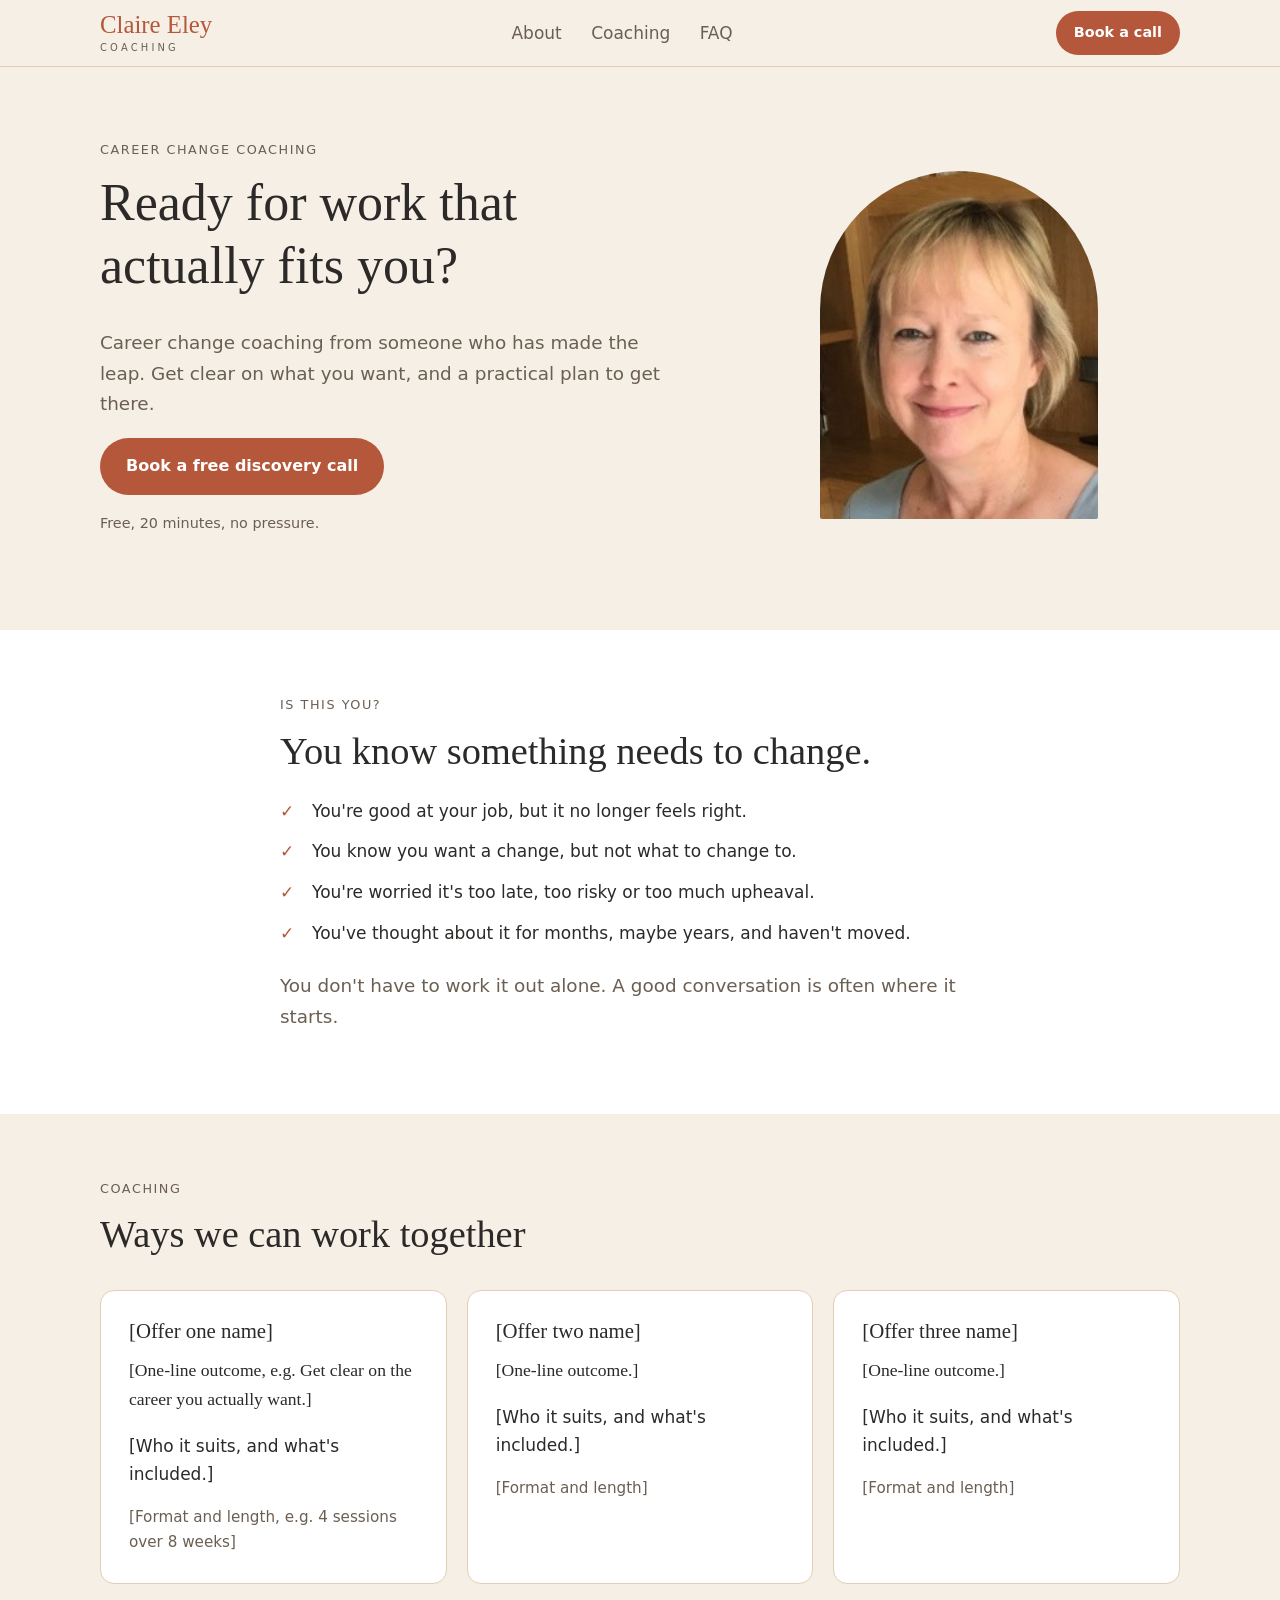
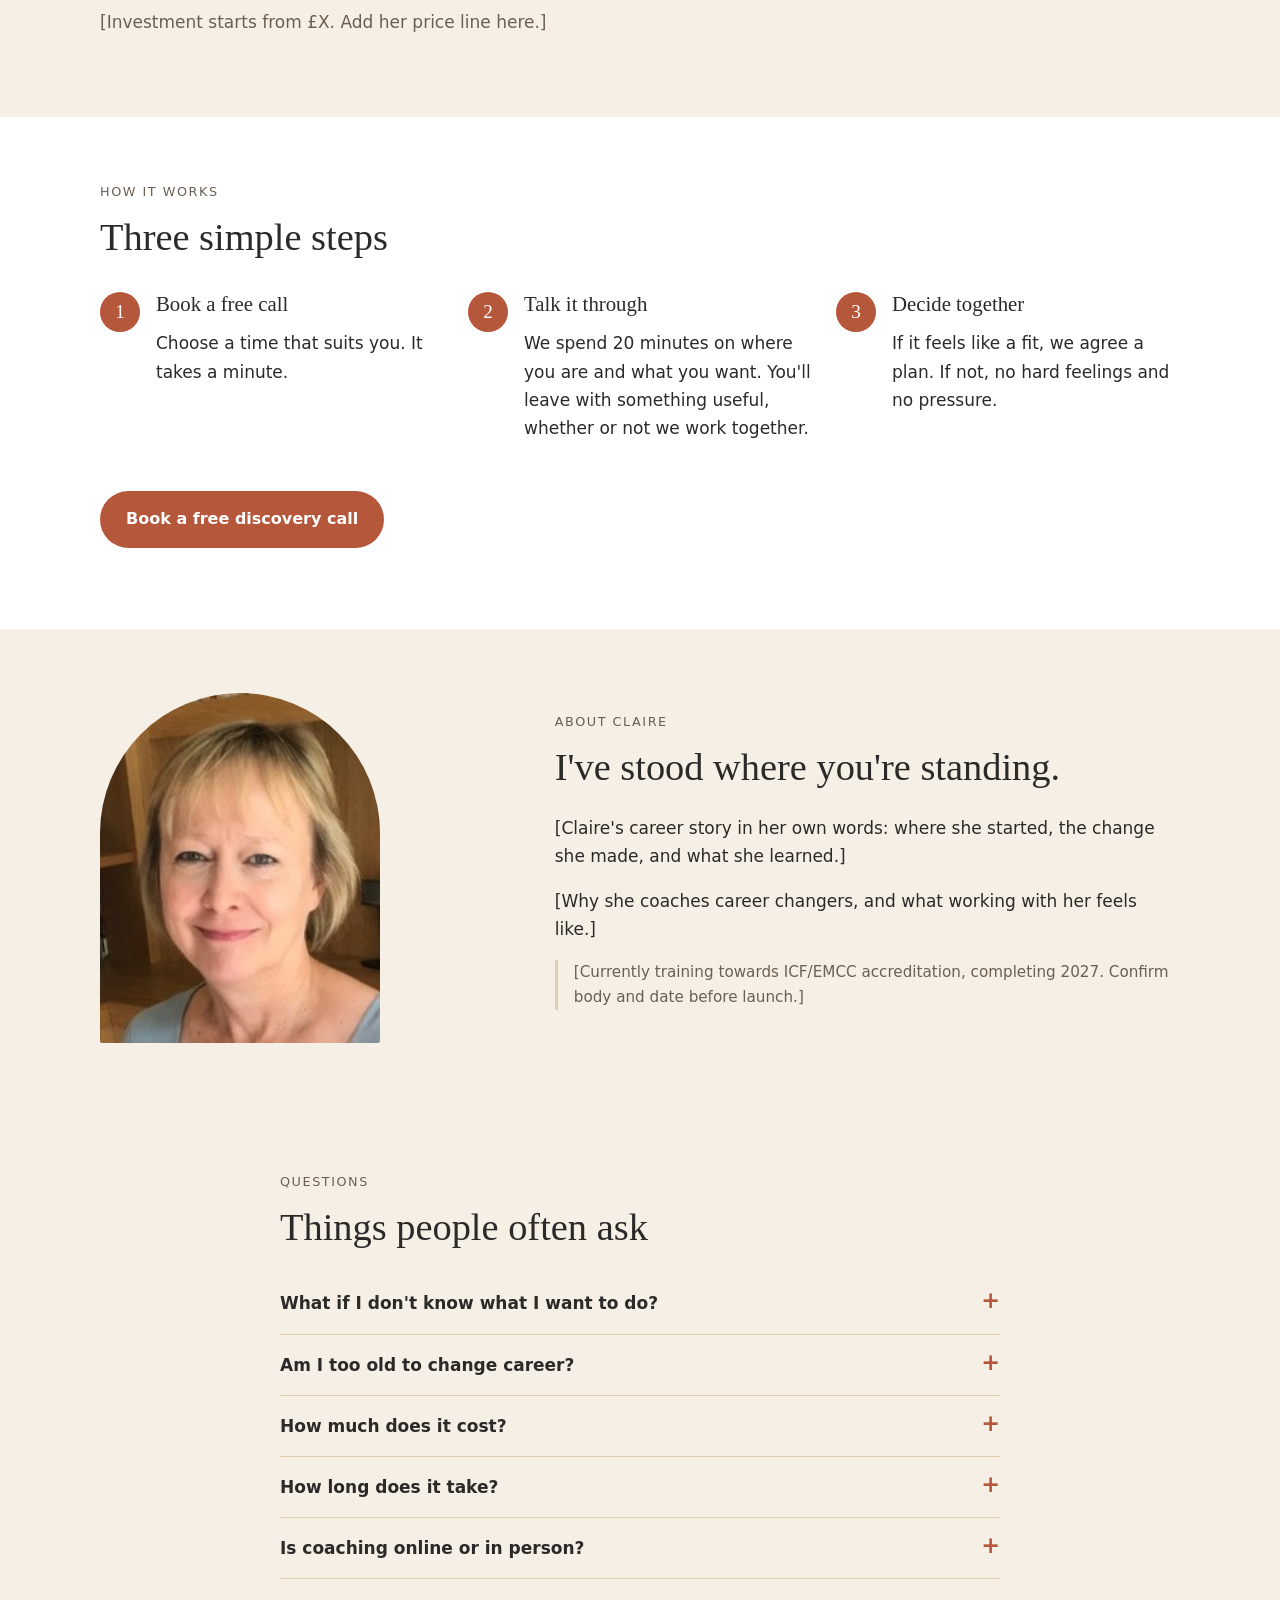
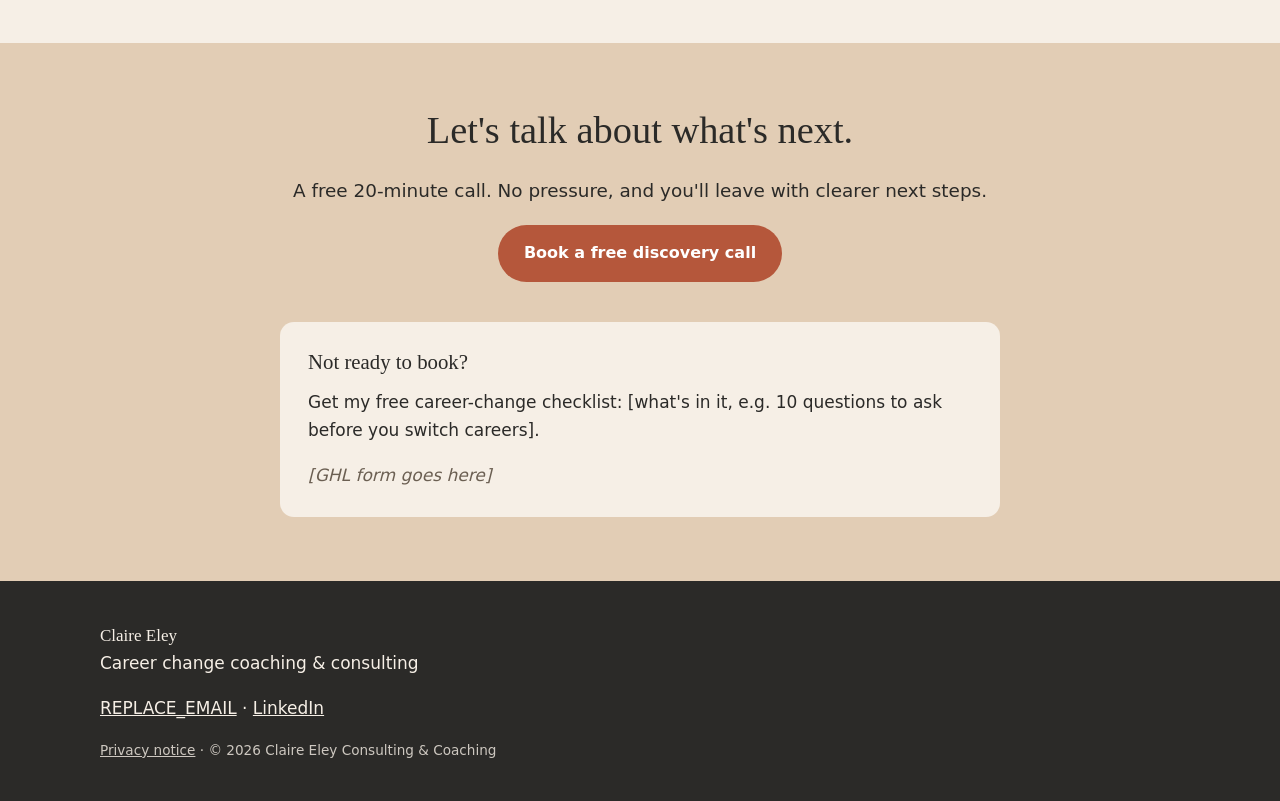
<file: index.html>
<!doctype html>
<html lang="en-GB">
<head>
  <meta charset="utf-8">
  <meta name="viewport" content="width=device-width, initial-scale=1">
  <title>Career Change Coach UK | Claire Eley Consulting &amp; Coaching</title>
  <meta name="description" content="Career change coaching in the UK with Claire Eley. Get clarity, confidence and a plan for work that fits you. Book a free discovery call.">
  <link rel="stylesheet" href="css/styles.css">
  <script src="js/main.js" defer></script>
  <link rel="canonical" href="https://REPLACE_DOMAIN/">
  <meta property="og:type" content="website">
  <meta property="og:title" content="Career Change Coach UK | Claire Eley">
  <meta property="og:description" content="Clarity, confidence and a plan for work that fits you. Book a free discovery call.">
  <meta property="og:url" content="https://REPLACE_DOMAIN/">
  <meta property="og:image" content="https://REPLACE_DOMAIN/images/share.jpg">
  <meta name="twitter:card" content="summary_large_image">
  <script type="application/ld+json">
  {
    "@context": "https://schema.org",
    "@type": "ProfessionalService",
    "name": "Claire Eley Consulting & Coaching",
    "url": "https://REPLACE_DOMAIN/",
    "description": "Career change coaching in the UK.",
    "areaServed": "GB"
  }
  </script>
</head>
<body>
<header class="site-header">
  <div class="container site-header__inner">
    <a class="logo" href="#top"><span class="logo__name">Claire Eley</span><span class="logo__sub">Coaching</span></a>
    <nav class="site-nav" aria-label="Main">
      <a href="#about">About</a>
      <a href="#coaching">Coaching</a>
      <a href="#faq">FAQ</a>
    </nav>
    <a class="btn btn--primary btn--small js-book" href="#final-cta">Book a call</a>
  </div>
</header>
<main id="top">
<section class="hero">
  <div class="container hero__inner">
    <div class="hero__text">
      <p class="eyebrow">Career change coaching</p>
      <h1>Ready for work that actually fits you?</h1>
      <p class="lead">Career change coaching from someone who has made the leap. Get clear on what you want, and a practical plan to get there.</p>
      <p><a class="btn btn--primary js-book" href="#final-cta">Book a free discovery call</a></p>
      <p class="hero__note">Free, 20 minutes, no pressure.</p>
    </div>
    <div class="hero__photo">
      <img class="arch-photo" src="images/claire-portrait.jpg" width="400" height="500" alt="Claire Eley, career change coach" fetchpriority="high">
    </div>
  </div>
</section>

<section class="section section--alt" id="recognise">
  <div class="container narrow">
    <p class="eyebrow">Is this you?</p>
    <h2>You know something needs to change.</h2>
    <ul class="ticks">
      <li>You're good at your job, but it no longer feels right.</li>
      <li>You know you want a change, but not what to change to.</li>
      <li>You're worried it's too late, too risky or too much upheaval.</li>
      <li>You've thought about it for months, maybe years, and haven't moved.</li>
    </ul>
    <p class="lead">You don't have to work it out alone. A good conversation is often where it starts.</p>
  </div>
</section>

<section class="section" id="coaching">
  <div class="container">
    <p class="eyebrow">Coaching</p>
    <h2>Ways we can work together</h2>
    <div class="cards">
      <article class="card">
        <h3>[Offer one name]</h3>
        <p class="card__outcome">[One-line outcome, e.g. Get clear on the career you actually want.]</p>
        <p>[Who it suits, and what's included.]</p>
        <p class="card__meta">[Format and length, e.g. 4 sessions over 8 weeks]</p>
      </article>
      <article class="card">
        <h3>[Offer two name]</h3>
        <p class="card__outcome">[One-line outcome.]</p>
        <p>[Who it suits, and what's included.]</p>
        <p class="card__meta">[Format and length]</p>
      </article>
      <article class="card">
        <h3>[Offer three name]</h3>
        <p class="card__outcome">[One-line outcome.]</p>
        <p>[Who it suits, and what's included.]</p>
        <p class="card__meta">[Format and length]</p>
      </article>
    </div>
    <p class="price-note">[Investment starts from £X. Add her price line here.]</p>
  </div>
</section>

<section class="section section--alt" id="how-it-works">
  <div class="container">
    <p class="eyebrow">How it works</p>
    <h2>Three simple steps</h2>
    <ol class="steps">
      <li><h3>Book a free call</h3><p>Choose a time that suits you. It takes a minute.</p></li>
      <li><h3>Talk it through</h3><p>We spend 20 minutes on where you are and what you want. You'll leave with something useful, whether or not we work together.</p></li>
      <li><h3>Decide together</h3><p>If it feels like a fit, we agree a plan. If not, no hard feelings and no pressure.</p></li>
    </ol>
    <p><a class="btn btn--primary js-book" href="#final-cta">Book a free discovery call</a></p>
  </div>
</section>

<section class="section" id="about">
  <div class="container about">
    <div class="about__photo">
      <img class="arch-photo" src="images/claire-portrait.jpg" width="400" height="500" alt="Claire Eley smiling" loading="lazy">
    </div>
    <div>
      <p class="eyebrow">About Claire</p>
      <h2>I've stood where you're standing.</h2>
      <p>[Claire's career story in her own words: where she started, the change she made, and what she learned.]</p>
      <p>[Why she coaches career changers, and what working with her feels like.]</p>
      <p class="credential">[Currently training towards ICF/EMCC accreditation, completing 2027. Confirm body and date before launch.]</p>
    </div>
  </div>
</section>

<!-- Remove the hidden attribute once 2-3 real client quotes (with permission) are in. -->
<section class="section section--alt" id="testimonials" hidden>
  <div class="container">
    <p class="eyebrow">Kind words</p>
    <h2>What clients say</h2>
    <div class="cards">
      <!-- Uncomment and fill in when 2-3 real client quotes (with permission) exist; then remove the hidden attribute on this section.
      <blockquote class="quote"><p>[Real client quote.]</p><footer>[First name, role]</footer></blockquote>
      <blockquote class="quote"><p>[Real client quote.]</p><footer>[First name, role]</footer></blockquote>
      -->
    </div>
  </div>
</section>

<section class="section" id="faq">
  <div class="container narrow">
    <p class="eyebrow">Questions</p>
    <h2>Things people often ask</h2>
    <details>
      <summary>What if I don't know what I want to do?</summary>
      <p>That's a very common starting point, and it's exactly what we work on. You don't need a plan to begin. You need a willingness to explore.</p>
    </details>
    <details>
      <summary>Am I too old to change career?</summary>
      <p>No. People change careers in their 30s, 40s, 50s and beyond. Your experience is an asset, and we'll work out how to use it.</p>
    </details>
    <details>
      <summary>How much does it cost?</summary>
      <p>[Add her pricing summary. The discovery call itself is always free.]</p>
    </details>
    <details>
      <summary>How long does it take?</summary>
      <p>[Typical length of her programmes.] Everyone's different, so we'll agree a pace that fits your life.</p>
    </details>
    <details>
      <summary>Is coaching online or in person?</summary>
      <p>[Her format, e.g. online by video call, with in-person options in her area.]</p>
    </details>
  </div>
</section>

<section class="section cta" id="final-cta">
  <div class="container narrow">
    <h2>Let's talk about what's next.</h2>
    <p class="lead">A free 20-minute call. No pressure, and you'll leave with clearer next steps.</p>
    <p><a class="btn btn--primary js-book" href="#final-cta">Book a free discovery call</a></p>

    <div class="magnet">
      <h3>Not ready to book?</h3>
      <p>Get my free career-change checklist: [what's in it, e.g. 10 questions to ask before you switch careers].</p>
      <div class="form-slot">
        <!-- Paste the GHL form embed code here. It must redirect to thank-you.html and include the consent tickbox linking to privacy.html. -->
        <p class="form-slot__fallback">[GHL form goes here]</p>
      </div>
    </div>
  </div>
</section>
</main>

<footer class="site-footer">
  <div class="container site-footer__inner">
    <p class="logo">Claire Eley</p>
    <p>Career change coaching &amp; consulting</p>
    <p><a href="mailto:REPLACE_EMAIL">REPLACE_EMAIL</a> · <a href="https://www.linkedin.com/in/REPLACE_LINKEDIN_HANDLE">LinkedIn</a></p>
    <p class="site-footer__small"><a href="privacy.html">Privacy notice</a> · © 2026 Claire Eley Consulting &amp; Coaching</p>
  </div>
</footer>
</body>
</html>
</file>
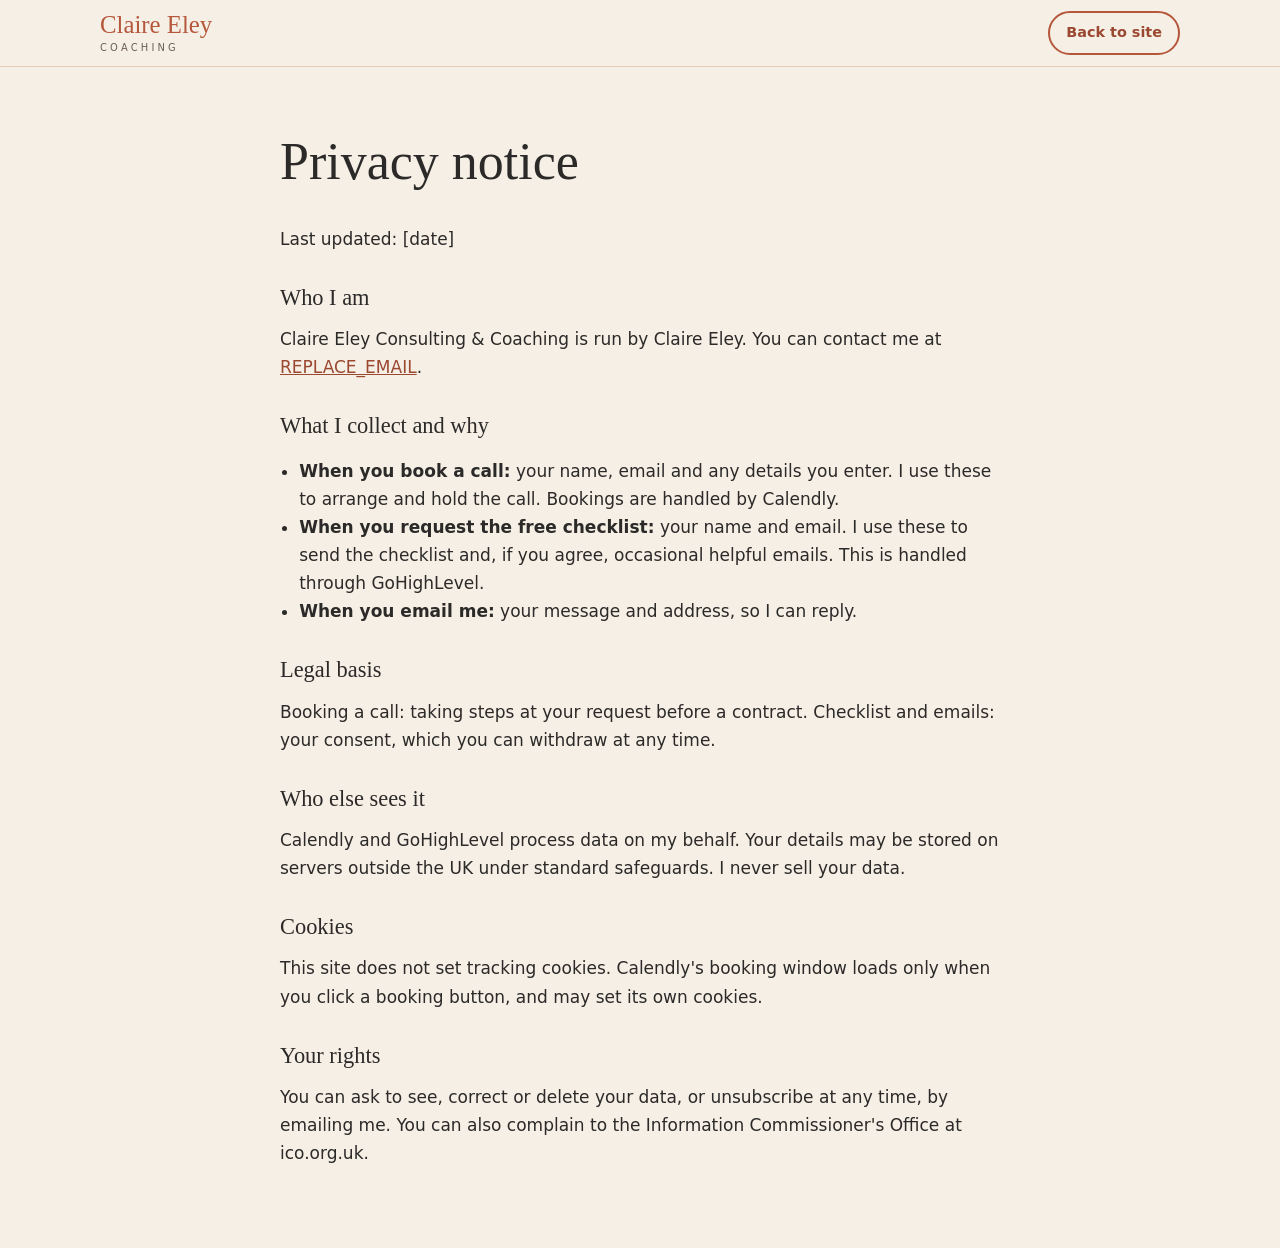
<file: privacy.html>
<!doctype html>
<html lang="en-GB">
<head>
  <meta charset="utf-8">
  <meta name="viewport" content="width=device-width, initial-scale=1">
  <title>Privacy Notice | Claire Eley Consulting &amp; Coaching</title>
  <meta name="description" content="How Claire Eley Consulting &amp; Coaching collects, uses and protects your personal information.">
  <meta name="robots" content="noindex">
  <link rel="stylesheet" href="css/styles.css">
</head>
<body>
<header class="site-header">
  <div class="container site-header__inner">
    <a class="logo" href="index.html"><span class="logo__name">Claire Eley</span><span class="logo__sub">Coaching</span></a>
    <a class="btn btn--ghost btn--small" href="index.html">Back to site</a>
  </div>
</header>
<main class="section">
  <div class="container narrow legal">
    <h1>Privacy notice</h1>
    <p>Last updated: [date]</p>

    <h2>Who I am</h2>
    <p>Claire Eley Consulting &amp; Coaching is run by Claire Eley. You can contact me at <a href="mailto:REPLACE_EMAIL">REPLACE_EMAIL</a>.</p>

    <h2>What I collect and why</h2>
    <ul>
      <li><strong>When you book a call:</strong> your name, email and any details you enter. I use these to arrange and hold the call. Bookings are handled by Calendly.</li>
      <li><strong>When you request the free checklist:</strong> your name and email. I use these to send the checklist and, if you agree, occasional helpful emails. This is handled through GoHighLevel.</li>
      <li><strong>When you email me:</strong> your message and address, so I can reply.</li>
    </ul>

    <h2>Legal basis</h2>
    <p>Booking a call: taking steps at your request before a contract. Checklist and emails: your consent, which you can withdraw at any time.</p>

    <h2>Who else sees it</h2>
    <p>Calendly and GoHighLevel process data on my behalf. Your details may be stored on servers outside the UK under standard safeguards. I never sell your data.</p>

    <h2>Cookies</h2>
    <p>This site does not set tracking cookies. Calendly's booking window loads only when you click a booking button, and may set its own cookies.</p>

    <h2>Your rights</h2>
    <p>You can ask to see, correct or delete your data, or unsubscribe at any time, by emailing me. You can also complain to the Information Commissioner's Office at ico.org.uk.</p>
  </div>
</main>
</body>
</html>
</file>
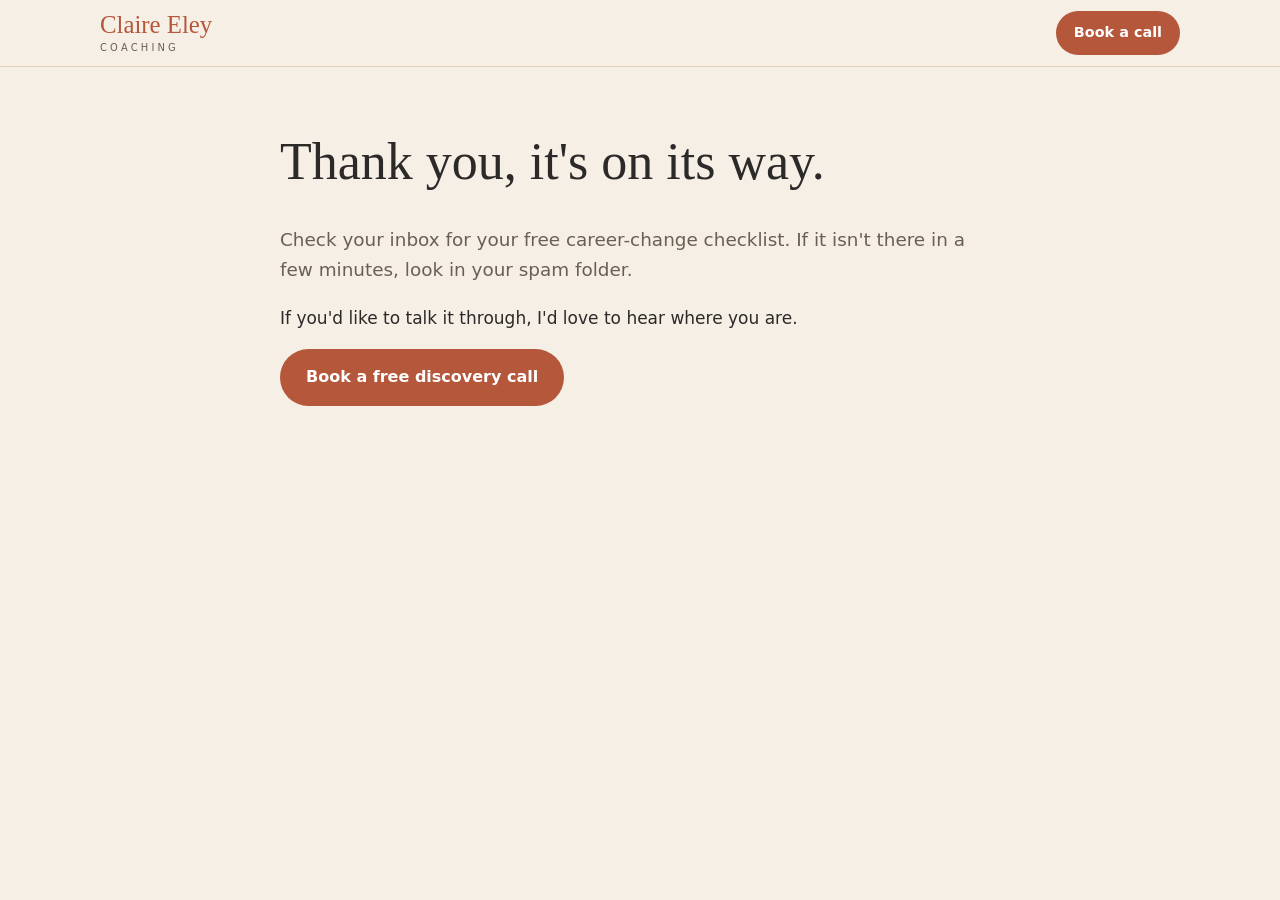
<file: thank-you.html>
<!doctype html>
<html lang="en-GB">
<head>
  <meta charset="utf-8">
  <meta name="viewport" content="width=device-width, initial-scale=1">
  <title>Thank You | Claire Eley Consulting &amp; Coaching</title>
  <meta name="description" content="Your free career-change checklist is on its way.">
  <meta name="robots" content="noindex">
  <link rel="stylesheet" href="css/styles.css">
  <script src="js/main.js" defer></script>
</head>
<body>
<header class="site-header">
  <div class="container site-header__inner">
    <a class="logo" href="index.html"><span class="logo__name">Claire Eley</span><span class="logo__sub">Coaching</span></a>
    <a class="btn btn--primary btn--small js-book" href="index.html#final-cta">Book a call</a>
  </div>
</header>
<main class="section">
  <div class="container narrow">
    <h1>Thank you, it's on its way.</h1>
    <p class="lead">Check your inbox for your free career-change checklist. If it isn't there in a few minutes, look in your spam folder.</p>
    <p>If you'd like to talk it through, I'd love to hear where you are.</p>
    <p><a class="btn btn--primary js-book" href="index.html#final-cta">Book a free discovery call</a></p>
  </div>
</main>
</body>
</html>
</file>
<file: css/styles.css>
/* ==========================================================
   Claire Eley Consulting & Coaching
   To rebrand: change only the variables in :root.
   ========================================================== */
:root {
  --cream: #f6efe6;
  --sand: #e2cdb5;
  --ink: #2b2a28;
  --muted: #6b5f52;
  --terracotta: #b5573b;
  --terracotta-dark: #9a4830;
  --white: #ffffff;
  --serif: Georgia, "Times New Roman", serif;
  --sans: system-ui, -apple-system, "Segoe UI", Roboto, sans-serif;
  --radius: 14px;
  --maxw: 1080px;
}

*, *::before, *::after { box-sizing: border-box; }
[id] { scroll-margin-top: 5rem; }
html { scroll-behavior: smooth; -webkit-text-size-adjust: 100%; }
body {
  margin: 0;
  background: var(--cream);
  color: var(--ink);
  font-family: var(--sans);
  font-size: 1.0625rem;
  line-height: 1.65;
}
img { max-width: 100%; display: block; }
a { color: var(--terracotta-dark); }
h1, h2, h3 { font-family: var(--serif); font-weight: 400; line-height: 1.2; margin: 0 0 .6em; }
h1 { font-size: clamp(2rem, 6vw, 3.25rem); }
h2 { font-size: clamp(1.6rem, 4vw, 2.4rem); }
h3 { font-size: 1.3rem; }
p { margin: 0 0 1em; }
:focus-visible { outline: 3px solid var(--terracotta); outline-offset: 3px; }

.container { width: min(100% - 2rem, var(--maxw)); margin-inline: auto; }
.section { padding: 4rem 0; }
.section--alt { background: var(--white); }
.eyebrow {
  font-family: var(--sans); font-size: .8rem; letter-spacing: .12em;
  text-transform: uppercase; color: var(--muted); margin-bottom: .75rem;
}
.lead { font-size: 1.15rem; color: var(--muted); }

.btn {
  display: inline-block; padding: .85rem 1.5rem; border-radius: 999px;
  font-weight: 600; text-decoration: none; text-align: center; cursor: pointer;
  border: 2px solid transparent; font-size: 1rem; font-family: var(--sans);
}
.btn--primary { background: var(--terracotta); color: var(--white); }
.btn--primary:hover { background: var(--terracotta-dark); }
.btn--ghost { border-color: var(--terracotta); color: var(--terracotta-dark); background: transparent; }
.btn--ghost:hover { background: var(--terracotta); color: var(--white); }
.btn--small { padding: .5rem 1rem; font-size: .9rem; }

@media (prefers-reduced-motion: reduce) { html { scroll-behavior: auto; } }

/* Header */
.site-header {
  position: sticky; top: 0; z-index: 10;
  background: rgba(246, 239, 230, .96); backdrop-filter: blur(6px);
  border-bottom: 1px solid var(--sand);
}
.site-header__inner { display: flex; align-items: center; justify-content: space-between; padding: .7rem 0; gap: 1rem; }
.logo {
  font-family: var(--serif); text-decoration: none; color: var(--terracotta);
  line-height: 1; display: inline-flex; flex-direction: column; gap: .28em;
}
.logo__name { font-size: 1.55rem; }
.logo__sub { font-family: var(--sans); font-size: .62rem; letter-spacing: .32em; text-transform: uppercase; color: var(--muted); }
.site-nav { display: none; }
.site-nav a { color: var(--muted); text-decoration: none; margin-right: 1.5rem; }
.site-nav a:hover { color: var(--terracotta-dark); }

/* Hero */
.hero { padding: 2.5rem 0 3.5rem; }
.hero__inner { display: grid; gap: 2rem; align-items: center; }
.hero__photo { order: -1; max-width: 320px; margin-inline: auto; }
.arch-photo { width: 100%; height: auto; aspect-ratio: 4 / 5; object-fit: cover; border-radius: 999px 999px 14px 14px; background: var(--sand); }
.hero__note { font-size: .9rem; color: var(--muted); }

@media (min-width: 800px) {
  .site-nav { display: block; }
  .hero { padding: 4.5rem 0 5rem; }
  .hero__inner { grid-template-columns: 1.3fr 1fr; gap: 4rem; }
  .hero__photo { order: 0; max-width: none; }
}

.narrow { max-width: 720px; }
.ticks { list-style: none; padding: 0; margin: 0 0 1.5rem; }
.ticks li { padding-left: 2rem; position: relative; margin-bottom: .8rem; }
.ticks li::before { content: "✓"; content: "✓" / ""; position: absolute; left: 0; color: var(--terracotta); font-weight: 700; }

.cards { display: grid; gap: 1.25rem; margin: 2rem 0 1.5rem; }
.card { background: var(--white); border: 1px solid var(--sand); border-radius: var(--radius); padding: 1.75rem; }
.card__outcome { font-family: var(--serif); font-size: 1.1rem; }
.card__meta { color: var(--muted); font-size: .95rem; margin: 0; }
.price-note { color: var(--muted); }

.steps { list-style: none; padding: 0; margin: 2rem 0; display: grid; gap: 1.5rem; counter-reset: step; }
.steps li { position: relative; padding-left: 3.5rem; counter-increment: step; }
.steps li::before {
  content: counter(step); position: absolute; left: 0; top: 0;
  width: 2.5rem; height: 2.5rem; border-radius: 50%;
  background: var(--terracotta); color: var(--white);
  display: grid; place-items: center; font-family: var(--serif); font-size: 1.2rem;
}

@media (min-width: 800px) {
  .cards { grid-template-columns: repeat(3, 1fr); }
  .steps { grid-template-columns: repeat(3, 1fr); }
}

.about { display: grid; gap: 2rem; align-items: center; }
.about__photo { max-width: 280px; }
.credential { color: var(--muted); font-size: .95rem; border-left: 3px solid var(--sand); padding-left: 1rem; }

.quote { margin: 0; background: var(--cream); border-radius: var(--radius); padding: 1.75rem; font-family: var(--serif); font-size: 1.1rem; }
.quote footer { font-family: var(--sans); font-size: .9rem; color: var(--muted); margin-top: .75rem; }

details { border-bottom: 1px solid var(--sand); padding: 1rem 0; }
summary { cursor: pointer; font-weight: 600; list-style: none; padding-right: 2rem; position: relative; }
summary::-webkit-details-marker { display: none; }
summary::after { content: "+"; position: absolute; right: 0; color: var(--terracotta); font-size: 1.4rem; line-height: 1; }
details[open] summary::after { content: "–"; }
details p { margin: .75rem 0 0; color: var(--muted); }

@media (min-width: 800px) {
  .about { grid-template-columns: 1fr 1.6fr; gap: 4rem; }
}

[hidden] { display: none !important; }

.cta { background: var(--sand); text-align: center; }
.cta .lead { color: var(--ink); }
.cta .narrow { margin-inline: auto; }
.magnet { background: var(--cream); border-radius: var(--radius); padding: 1.75rem; margin-top: 2.5rem; text-align: left; }
.form-slot { margin-top: 1rem; }
.form-slot iframe { width: 100%; border: 0; }
.form-slot__fallback { color: var(--muted); font-style: italic; margin: 0; }

.site-footer { background: var(--ink); color: var(--cream); padding: 2.5rem 0; }
.site-footer a { color: var(--cream); }
.site-footer .logo { color: var(--cream); margin-bottom: .25rem; }
.site-footer__small { font-size: .85rem; opacity: .8; margin: 1rem 0 0; }

.legal h2 { font-size: 1.4rem; margin-top: 2rem; }
.legal ul { padding-left: 1.2rem; }

body.has-modal-open { overflow: hidden; }
.booking-modal {
  display: none;
  position: fixed; inset: 0; z-index: 100;
  align-items: center; justify-content: center;
  padding: 1rem;
  background: rgba(43, 42, 40, .6);
}
.booking-modal.is-open { display: flex; }
.booking-modal__dialog {
  position: relative;
  width: min(100% - 1rem, 640px);
  max-height: 90vh;
  background: var(--white);
  border-radius: var(--radius);
  overflow: hidden;
  box-shadow: 0 20px 60px rgba(43, 42, 40, .35);
}
.booking-modal__close {
  position: absolute; top: .5rem; right: .5rem; z-index: 1;
  width: 2.25rem; height: 2.25rem;
  border: 0; border-radius: 50%;
  background: var(--cream); color: var(--ink);
  font-size: 1.5rem; line-height: 1;
  cursor: pointer;
}
.booking-modal__close:hover { background: var(--sand); }
.booking-modal__frame-wrap { width: 100%; height: min(85vh, 720px); }
.booking-modal__frame-wrap iframe { width: 100%; height: 100%; border: 0; }
</file>
